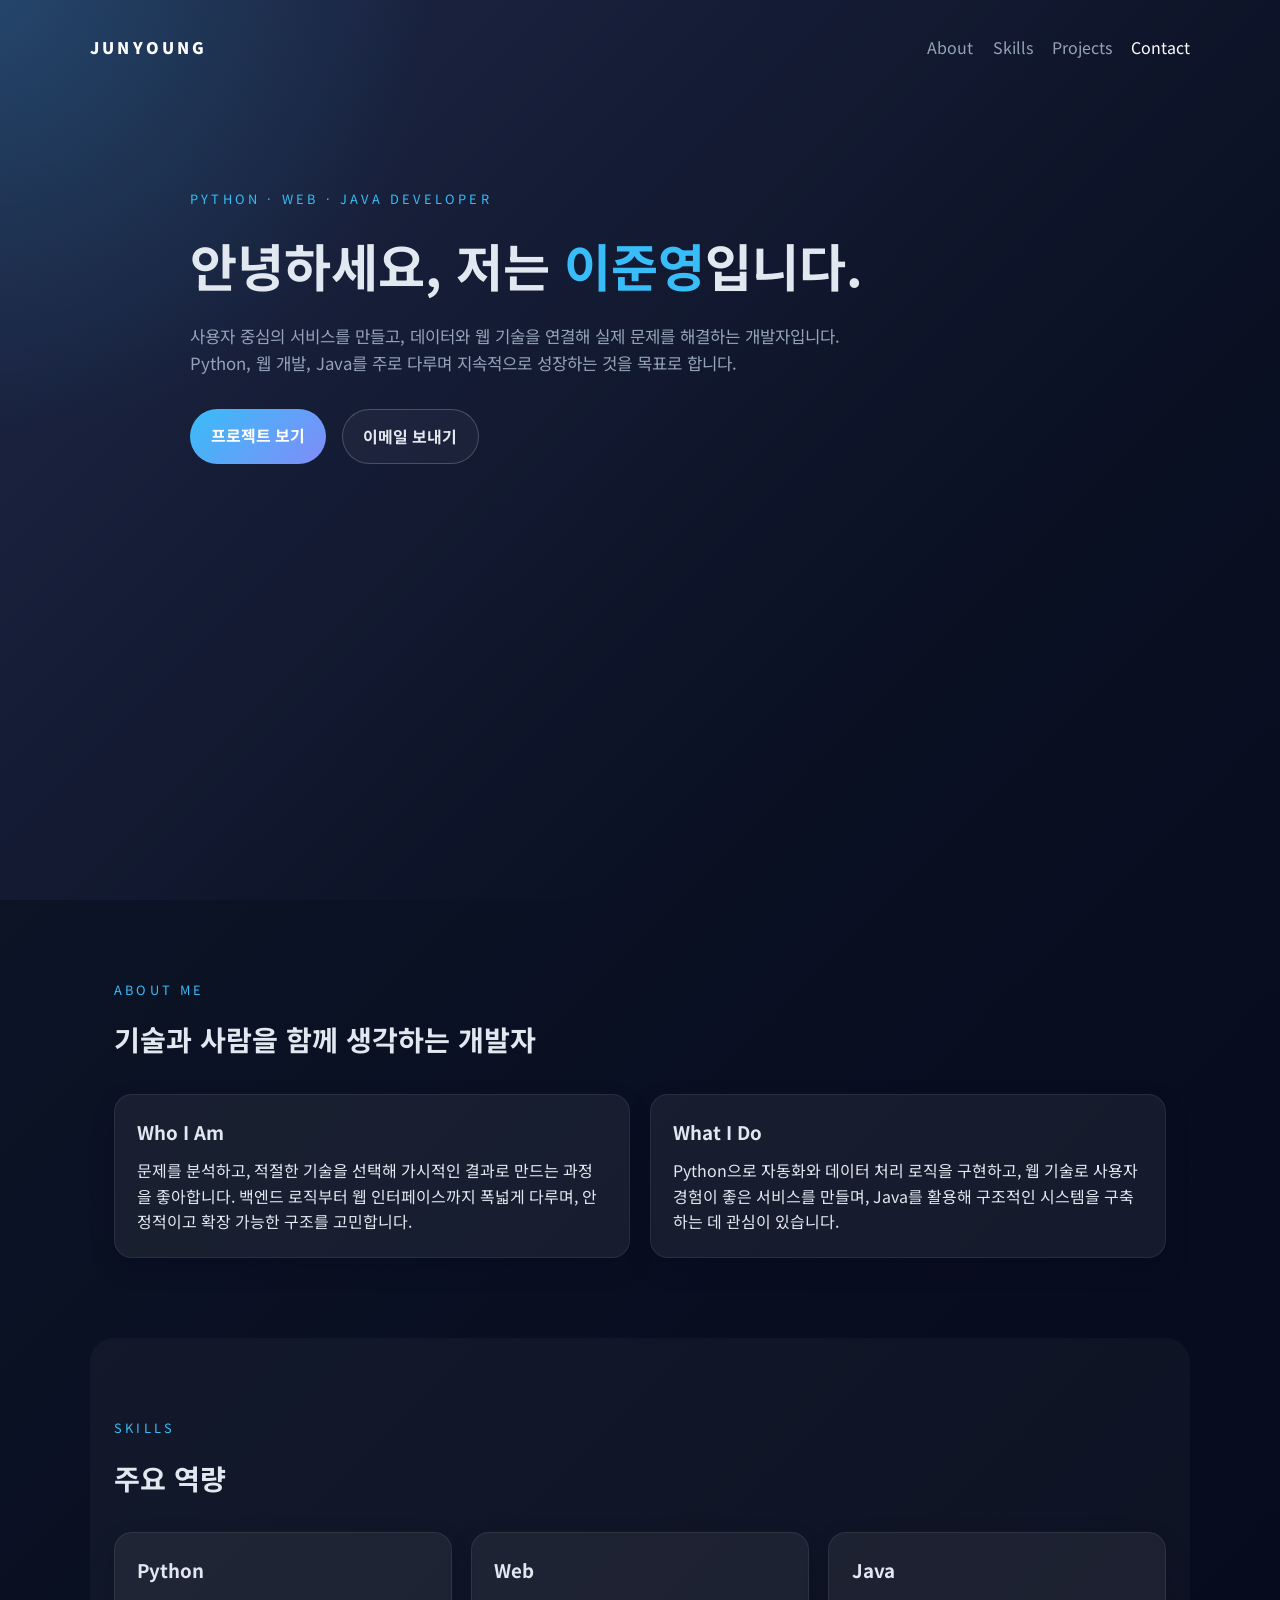
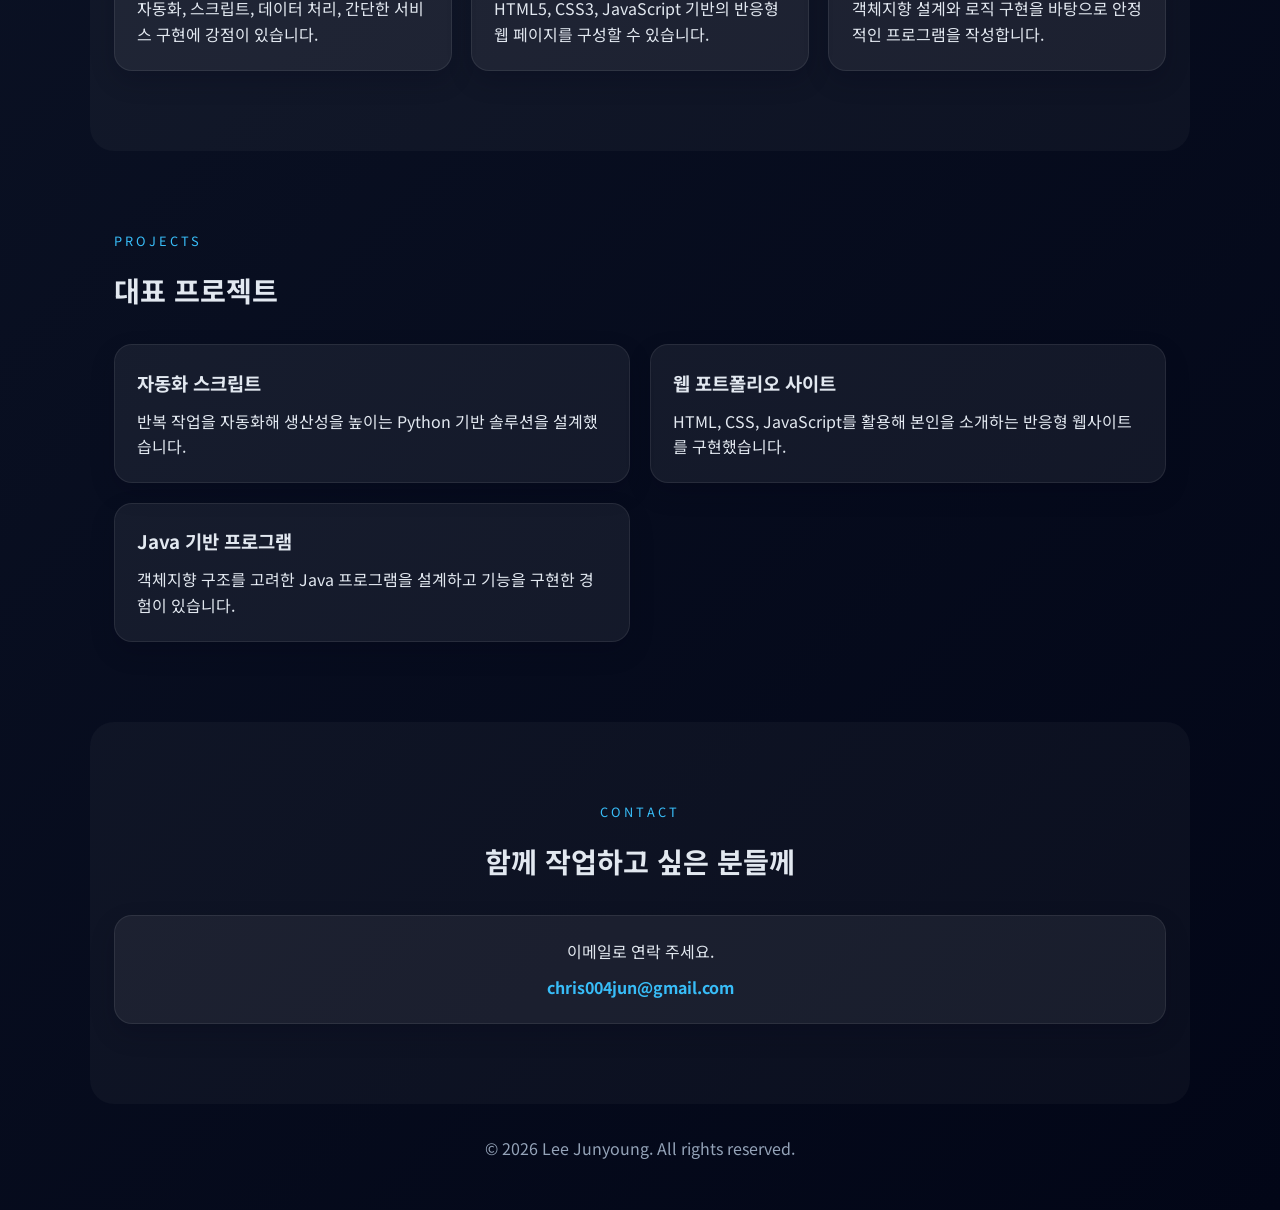
<file: DemoProfile/index.html>
<!DOCTYPE html>
<html lang="ko">
  <head>
    <meta charset="UTF-8" />
    <meta name="viewport" content="width=device-width, initial-scale=1.0" />
    <meta name="description" content="이준영의 개인 포트폴리오 웹사이트입니다." />
    <title>이준영 | 포트폴리오</title>
    <link rel="preconnect" href="https://fonts.googleapis.com" />
    <link rel="preconnect" href="https://fonts.gstatic.com" crossorigin />
    <link
      href="https://fonts.googleapis.com/css2?family=Noto+Sans+KR:wght@400;500;700;900&display=swap"
      rel="stylesheet"
    />
    <link rel="stylesheet" href="styles.css" />
  </head>
  <body>
    <header class="hero" id="home">
      <nav class="navbar">
        <a href="#home" class="logo">JUNYOUNG</a>
        <div class="nav-links">
          <a href="#about">About</a>
          <a href="#skills">Skills</a>
          <a href="#projects">Projects</a>
          <a href="#contact">Contact</a>
        </div>
      </nav>

      <section class="hero-content">
        <p class="eyebrow">Python · Web · Java Developer</p>
        <h1>안녕하세요, 저는 <span>이준영</span>입니다.</h1>
        <p class="hero-text">
          사용자 중심의 서비스를 만들고, 데이터와 웹 기술을 연결해 실제 문제를 해결하는 개발자입니다.
          Python, 웹 개발, Java를 주로 다루며 지속적으로 성장하는 것을 목표로 합니다.
        </p>
        <div class="cta-group">
          <a href="#projects" class="btn primary">프로젝트 보기</a>
          <a href="mailto:chris004jun@gmail.com" class="btn secondary">이메일 보내기</a>
        </div>
      </section>
    </header>

    <main>
      <section id="about" class="section">
        <div class="section-title">
          <p class="eyebrow">About Me</p>
          <h2>기술과 사람을 함께 생각하는 개발자</h2>
        </div>
        <div class="about-grid">
          <div class="card">
            <h3>Who I Am</h3>
            <p>
              문제를 분석하고, 적절한 기술을 선택해 가시적인 결과로 만드는 과정을 좋아합니다.
              백엔드 로직부터 웹 인터페이스까지 폭넓게 다루며, 안정적이고 확장 가능한 구조를 고민합니다.
            </p>
          </div>
          <div class="card">
            <h3>What I Do</h3>
            <p>
              Python으로 자동화와 데이터 처리 로직을 구현하고, 웹 기술로 사용자 경험이 좋은 서비스를 만들며,
              Java를 활용해 구조적인 시스템을 구축하는 데 관심이 있습니다.
            </p>
          </div>
        </div>
      </section>

      <section id="skills" class="section alt-section">
        <div class="section-title">
          <p class="eyebrow">Skills</p>
          <h2>주요 역량</h2>
        </div>
        <div class="skills-grid">
          <div class="skill-item">
            <h3>Python</h3>
            <p>자동화, 스크립트, 데이터 처리, 간단한 서비스 구현에 강점이 있습니다.</p>
          </div>
          <div class="skill-item">
            <h3>Web</h3>
            <p>HTML5, CSS3, JavaScript 기반의 반응형 웹 페이지를 구성할 수 있습니다.</p>
          </div>
          <div class="skill-item">
            <h3>Java</h3>
            <p>객체지향 설계와 로직 구현을 바탕으로 안정적인 프로그램을 작성합니다.</p>
          </div>
        </div>
      </section>

      <section id="projects" class="section">
        <div class="section-title">
          <p class="eyebrow">Projects</p>
          <h2>대표 프로젝트</h2>
        </div>
        <div class="project-grid">
          <article class="project-card">
            <h3>자동화 스크립트</h3>
            <p>반복 작업을 자동화해 생산성을 높이는 Python 기반 솔루션을 설계했습니다.</p>
          </article>
          <article class="project-card">
            <h3>웹 포트폴리오 사이트</h3>
            <p>HTML, CSS, JavaScript를 활용해 본인을 소개하는 반응형 웹사이트를 구현했습니다.</p>
          </article>
          <article class="project-card">
            <h3>Java 기반 프로그램</h3>
            <p>객체지향 구조를 고려한 Java 프로그램을 설계하고 기능을 구현한 경험이 있습니다.</p>
          </article>
        </div>
      </section>

      <section id="contact" class="section alt-section contact-section">
        <div class="section-title">
          <p class="eyebrow">Contact</p>
          <h2>함께 작업하고 싶은 분들께</h2>
        </div>
        <div class="contact-card">
          <p>이메일로 연락 주세요.</p>
          <a href="mailto:chris004jun@gmail.com">chris004jun@gmail.com</a>
        </div>
      </section>
    </main>

    <footer>
      <p>© <span id="year"></span> Lee Junyoung. All rights reserved.</p>
    </footer>

    <script src="script.js"></script>
  </body>
</html>
</file>
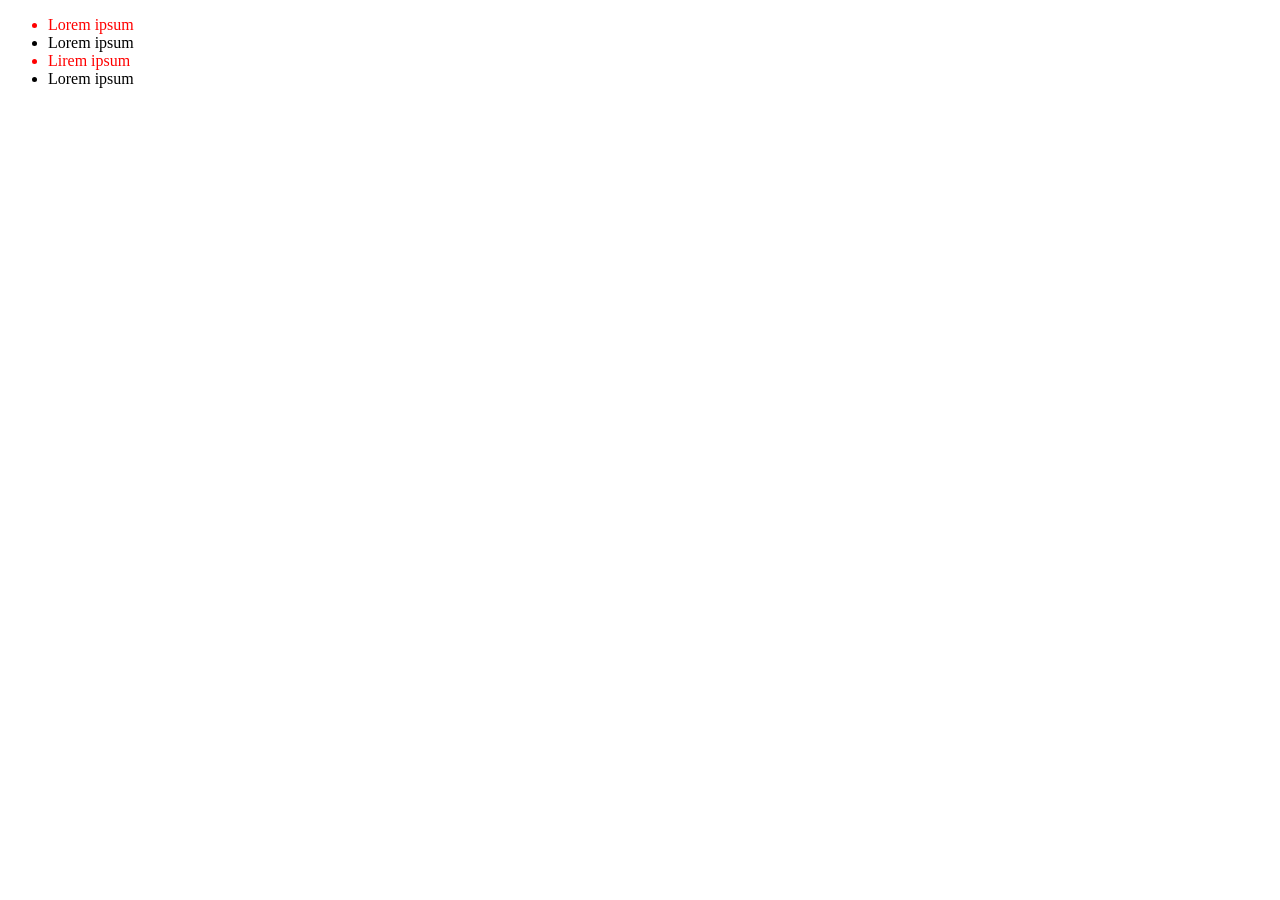
<file: Chap09_Selector.html>
﻿<!DOCTYPE html>
<html xmlns="http://www.w3.org/1999/xhtml">
<head>
<meta http-equiv="Content-Type" content="text/html; charset=utf-8"/>
    <title></title>
    <style>
        /* class 속성으로 select를 가지는 태그의 color속성을  red로 지정한다 */
        .select {
            color: red;
        } 
    </style>
</head>
<body>
    <ul>
        <li class="select">Lorem ipsum</li>
        <li>Lorem ipsum</li>
        <li class="select">Lirem ipsum</li>
        <li>Lorem ipsum</li>
    </ul>
</body>
</html>
</file>
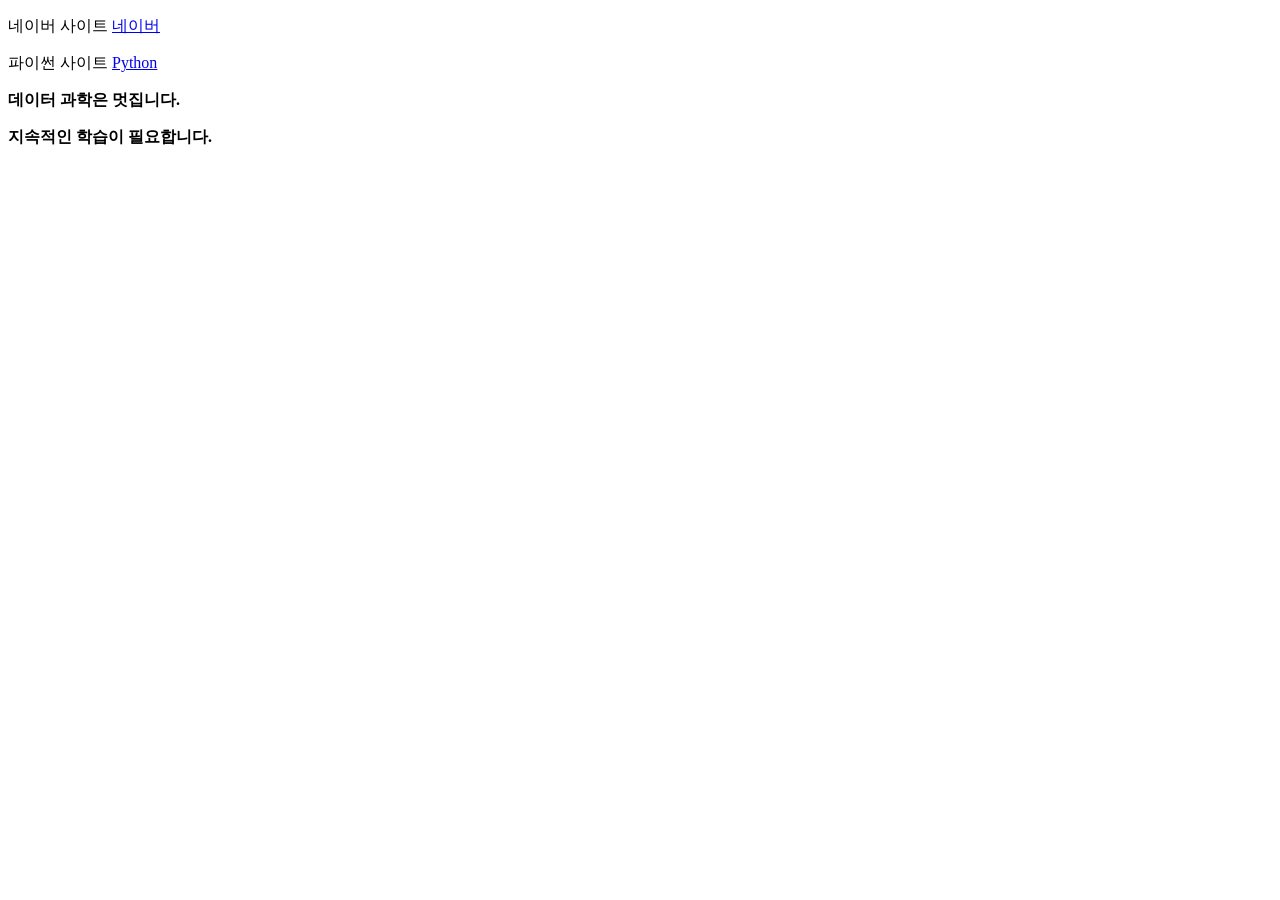
<file: Chap09_test.html>
<!DOCTYPE html>
<html>
    <head>
        <title>
            아주 쉬운 HTML문서 샘플입니다.
        </title>
    </head>
    <body>
        <div>
            <p class="inner-text" id="first">
                네이버 사이트
                <a href="http://www.naver.com" id="credu">
                네이버
                </a>
            </p>
            <p class="inner-text">
                파이썬 사이트
                <a href="https://www.python.org" id="python">
                Python 
                </a>
            </p>
        </div>
        <p class="outer-text" id="second">
            <b>
                데이터 과학은 멋집니다.
            </b>
        </p>
        <p class="outer-text">
            <b>
                지속적인 학습이 필요합니다. 
            </b>
        </p>
    </body>
</html>
</file>
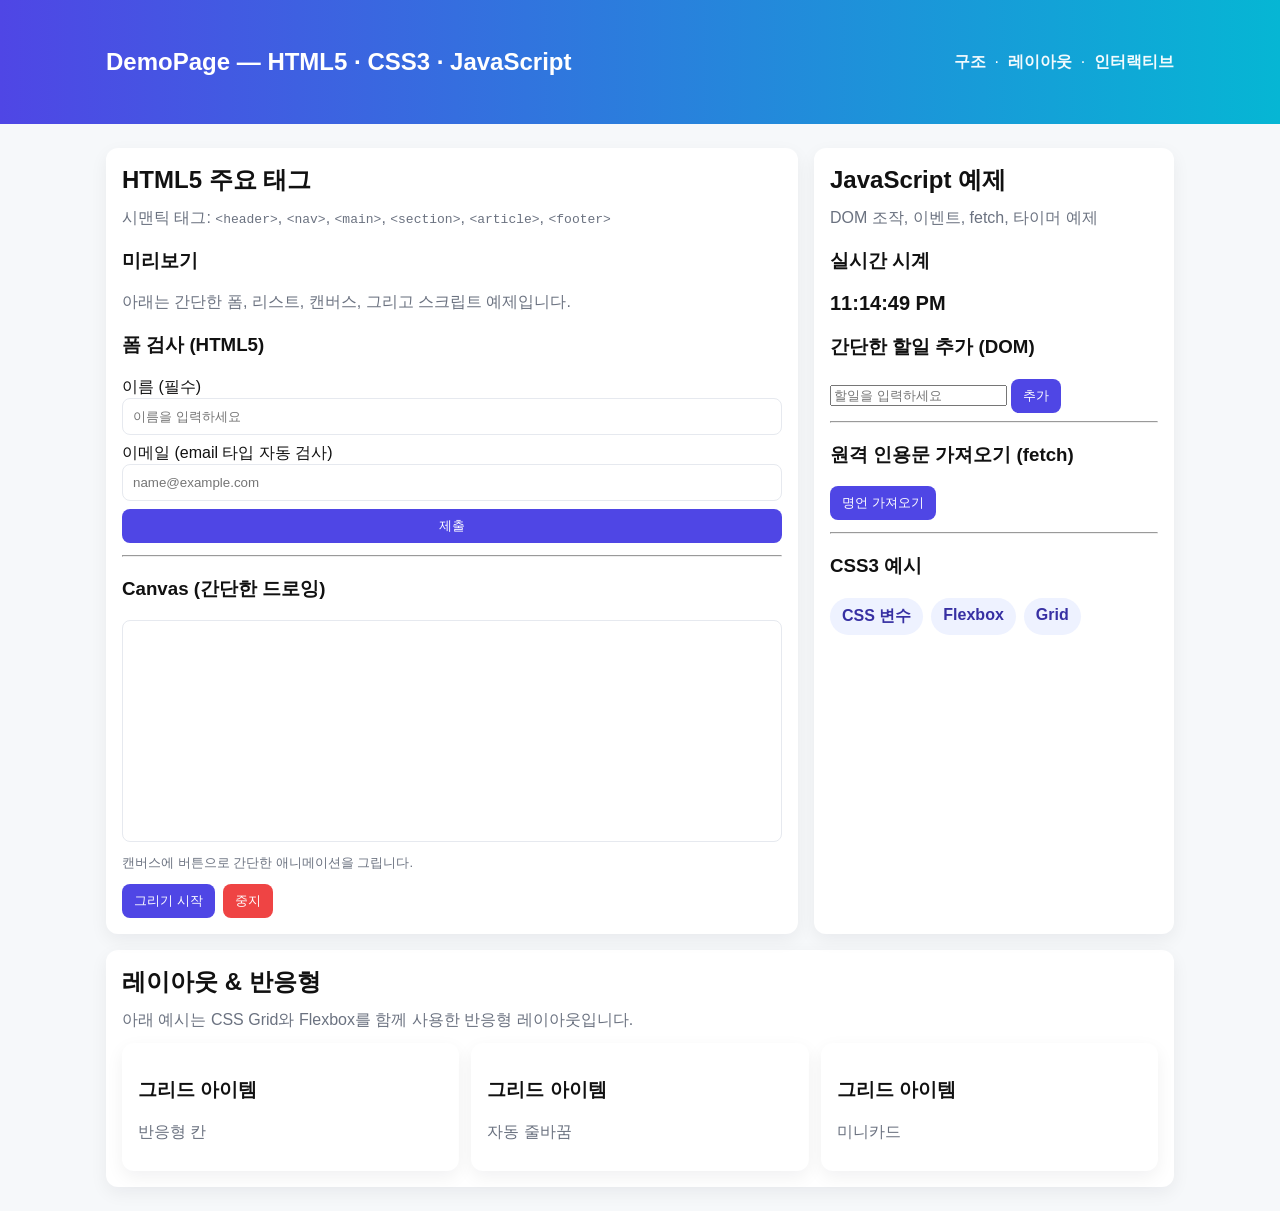
<file: DemoPage.html>
<!doctype html>
<html lang="ko">
<head>
  <meta charset="utf-8">
  <meta name="viewport" content="width=device-width, initial-scale=1">
  <title>DemoPage — HTML5 / CSS3 / JavaScript 연습</title>
  <style>
    /* 기본 리셋 */
    :root{
      --bg:#f6f8fa;
      --card:#ffffff;
      --accent:#4f46e5;
      --muted:#6b7280;
      --radius:12px;
      --gap:16px;
    }
    *{box-sizing:border-box}
    body{font-family:Inter,Segoe UI,Arial,sans-serif;margin:0;background:var(--bg);color:#111}

    header{background:linear-gradient(90deg,var(--accent),#06b6d4);color:white;padding:24px}
    .container{max-width:1100px;margin:24px auto;padding:0 16px}

    /* 레이아웃: 그리드 */
    .grid{display:grid;grid-template-columns:1fr 360px;gap:var(--gap)}

    /* 카드 스타일 */
    .card{background:var(--card);border-radius:var(--radius);padding:16px;box-shadow:0 6px 18px rgba(15,23,42,0.06)}

    nav{display:flex;gap:12px;align-items:center}
    nav a{color:rgba(255,255,255,0.95);text-decoration:none;font-weight:600}

    /* 유틸 */
    h2{margin:0 0 12px}
    p{margin:0 0 12px;color:var(--muted)}

    /* Flexbox 예제 */
    .flex-demo{display:flex;gap:8px;flex-wrap:wrap}
    .chip{background:#eef2ff;color:#3730a3;padding:8px 12px;border-radius:999px;font-weight:600}

    /* 폼 스타일 */
    form input, form button{width:100%;padding:10px;border-radius:8px;border:1px solid #e6e9ef}
    form .row{display:flex;gap:8px}

    /* 버튼 */
    .btn{background:var(--accent);color:white;padding:8px 12px;border-radius:8px;border:none;cursor:pointer}
    .btn:active{transform:translateY(1px)}

    /* 애니메이션 */
    .pulse{animation:pulse 2s infinite}
    @keyframes pulse{0%{transform:scale(1)}50%{transform:scale(1.03)}100%{transform:scale(1)}}

    /* 반응형 */
    @media (max-width:900px){
      .grid{grid-template-columns:1fr}
    }
  </style>
</head>
<body>
  <header>
    <div class="container">
      <nav>
        <h1 style="margin:0;flex:1">DemoPage — HTML5 · CSS3 · JavaScript</h1>
        <div>
          <a href="#structure">구조</a>
          &nbsp;·&nbsp;
          <a href="#layout">레이아웃</a>
          &nbsp;·&nbsp;
          <a href="#interactive">인터랙티브</a>
        </div>
      </nav>
    </div>
  </header>

  <main class="container">
    <div class="grid">
      <section class="card" id="structure">
        <h2>HTML5 주요 태그</h2>
        <p>시맨틱 태그: <code>&lt;header&gt;</code>, <code>&lt;nav&gt;</code>, <code>&lt;main&gt;</code>, <code>&lt;section&gt;</code>, <code>&lt;article&gt;</code>, <code>&lt;footer&gt;</code></p>

        <h3>미리보기</h3>
        <p>아래는 간단한 폼, 리스트, 캔버스, 그리고 스크립트 예제입니다.</p>

        <h3>폼 검사 (HTML5)</h3>
        <form id="demoForm">
          <label>이름 (필수)</label>
          <input type="text" id="name" placeholder="이름을 입력하세요" required>
          <div style="height:8px"></div>
          <label>이메일 (email 타입 자동 검사)</label>
          <input type="email" id="email" placeholder="name@example.com" required>
          <div style="height:8px"></div>
          <button class="btn" type="submit">제출</button>
        </form>
        <p id="formMsg" style="color:green;margin-top:8px"></p>

        <hr>
        <h3>Canvas (간단한 드로잉)</h3>
        <canvas id="myCanvas" width="480" height="160" style="width:100%;border-radius:8px;border:1px solid #e6e9ef"></canvas>
        <p style="font-size:13px;color:var(--muted);margin-top:8px">캔버스에 버튼으로 간단한 애니메이션을 그립니다.</p>
        <div style="display:flex;gap:8px;margin-top:8px">
          <button class="btn" id="drawBtn">그리기 시작</button>
          <button class="btn" id="stopBtn" style="background:#ef4444">중지</button>
        </div>
      </section>

      <aside class="card" id="interactive">
        <h2>JavaScript 예제</h2>
        <p>DOM 조작, 이벤트, fetch, 타이머 예제</p>

        <h3>실시간 시계</h3>
        <div id="clock" style="font-size:20px;font-weight:700;margin-bottom:8px">--:--:--</div>

        <h3>간단한 할일 추가 (DOM)</h3>
        <div class="row" style="margin-bottom:8px">
          <input id="todoInput" placeholder="할일을 입력하세요">
          <button class="btn" id="addTodo">추가</button>
        </div>
        <ul id="todoList" style="padding-left:18px;margin:0"></ul>

        <hr>
        <h3>원격 인용문 가져오기 (fetch)</h3>
        <button class="btn" id="getQuote">명언 가져오기</button>
        <p id="quote" style="margin-top:8px;color:var(--muted)"></p>

        <hr>
        <h3>CSS3 예시</h3>
        <div class="flex-demo">
          <div class="chip pulse">CSS 변수</div>
          <div class="chip">Flexbox</div>
          <div class="chip">Grid</div>
        </div>
      </aside>
    </div>

    <section class="card" id="layout" style="margin-top:16px">
      <h2>레이아웃 & 반응형</h2>
      <p>아래 예시는 CSS Grid와 Flexbox를 함께 사용한 반응형 레이아웃입니다.</p>
      <div style="display:grid;grid-template-columns:repeat(auto-fit,minmax(220px,1fr));gap:12px;margin-top:12px">
        <div class="card">
          <h3>그리드 아이템</h3>
          <p style="color:var(--muted)">반응형 칸</p>
        </div>
        <div class="card">
          <h3>그리드 아이템</h3>
          <p style="color:var(--muted)">자동 줄바꿈</p>
        </div>
        <div class="card">
          <h3>그리드 아이템</h3>
          <p style="color:var(--muted)">미니카드</p>
        </div>
      </div>
    </section>
  </main>

  <script>
    // 폼 제출 처리 (HTML5 유효성 검사 이용)
    const demoForm = document.getElementById('demoForm');
    const formMsg = document.getElementById('formMsg');
    demoForm.addEventListener('submit', e=>{
      e.preventDefault();
      if (!demoForm.reportValidity()) return;
      const name = document.getElementById('name').value;
      formMsg.textContent = `${name}님, 폼이 정상적으로 제출되었습니다.`;
      setTimeout(()=>formMsg.textContent='',3000);
      demoForm.reset();
    });

    // 시계
    function updateClock(){
      const el = document.getElementById('clock');
      const now = new Date();
      el.textContent = now.toLocaleTimeString();
    }
    setInterval(updateClock,1000);
    updateClock();

    // 간단한 할일 추가
    const todoInput = document.getElementById('todoInput');
    const addTodo = document.getElementById('addTodo');
    const todoList = document.getElementById('todoList');
    addTodo.addEventListener('click',()=>{
      const v = todoInput.value.trim();
      if(!v) return; 
      const li = document.createElement('li');
      li.textContent = v;
      li.style.cursor = 'pointer';
      li.addEventListener('click',()=> li.style.textDecoration = 'line-through');
      todoList.appendChild(li);
      todoInput.value = '';
    });

    // fetch 예제: 공용 인용문 API 사용
    document.getElementById('getQuote').addEventListener('click', async ()=>{
      const qEl = document.getElementById('quote');
      qEl.textContent = '로딩 중...';
      try{
        const res = await fetch('https://api.quotable.io/random');
        if(!res.ok) throw new Error('네트워크 오류');
        const data = await res.json();
        qEl.textContent = `"${data.content}" — ${data.author}`;
      }catch(err){
        qEl.textContent = '인용문을 가져오지 못했습니다.';
      }
    });

    // Canvas 애니메이션
    const canvas = document.getElementById('myCanvas');
    const ctx = canvas.getContext('2d');
    let animId=null;let x=0;let dir=1;
    function draw(){
      ctx.clearRect(0,0,canvas.width,canvas.height);
      ctx.fillStyle = '#4f46e5';
      ctx.beginPath();
      ctx.arc(60 + x,80,24,0,Math.PI*2);
      ctx.fill();
      x += dir*2; if(x>320 || x<0) dir *= -1;
      animId = requestAnimationFrame(draw);
    }
    document.getElementById('drawBtn').addEventListener('click',()=>{ if(!animId) draw(); });
    document.getElementById('stopBtn').addEventListener('click',()=>{ if(animId) { cancelAnimationFrame(animId); animId=null; } });

    // 페이지 로드 간단 안내
    console.log('DemoPage ready — HTML5/CSS3/JS 연습 파일입니다.');
  </script>
</body>
</html>
</file>
<file: DemoProfile/styles.css>
:root {
  --bg: #0f172a;
  --surface: #111c33;
  --surface-2: #1e293b;
  --text: #e2e8f0;
  --muted: #94a3b8;
  --accent: #38bdf8;
  --accent-2: #818cf8;
}

* {
  box-sizing: border-box;
  margin: 0;
  padding: 0;
}

html {
  scroll-behavior: smooth;
}

body {
  font-family: "Noto Sans KR", sans-serif;
  background: linear-gradient(135deg, var(--bg), #020617);
  color: var(--text);
  line-height: 1.6;
}

img {
  max-width: 100%;
  display: block;
}

a {
  color: inherit;
  text-decoration: none;
}

.hero {
  min-height: 100vh;
  padding: 1.2rem 1.5rem 4rem;
  background: radial-gradient(circle at top left, rgba(56, 189, 248, 0.2), transparent 28%),
    linear-gradient(135deg, rgba(129, 140, 248, 0.14), transparent 70%);
}

.navbar {
  max-width: 1100px;
  margin: 0 auto;
  display: flex;
  justify-content: space-between;
  align-items: center;
  padding: 1rem 0;
}

.logo {
  font-weight: 900;
  letter-spacing: 0.2em;
  color: white;
}

.nav-links {
  display: flex;
  gap: 1.2rem;
  color: var(--muted);
}

.nav-links a:hover,
.nav-links a.active {
  color: white;
}

.hero-content {
  max-width: 900px;
  margin: 5rem auto 0;
  padding: 2rem 0;
}

.eyebrow {
  color: var(--accent);
  text-transform: uppercase;
  letter-spacing: 0.25em;
  font-size: 0.8rem;
  margin-bottom: 1rem;
}

.hero h1 {
  font-size: clamp(2rem, 4vw, 3.4rem);
  margin-bottom: 1rem;
}

.hero h1 span {
  color: var(--accent);
}

.hero-text {
  font-size: 1.05rem;
  color: var(--muted);
  max-width: 680px;
  margin-bottom: 2rem;
}

.cta-group {
  display: flex;
  flex-wrap: wrap;
  gap: 1rem;
}

.btn {
  display: inline-block;
  padding: 0.85rem 1.3rem;
  border-radius: 999px;
  font-weight: 700;
  transition: transform 0.2s ease, background 0.2s ease;
}

.btn:hover {
  transform: translateY(-2px);
}

.btn.primary {
  background: linear-gradient(135deg, var(--accent), var(--accent-2));
  color: white;
}

.btn.secondary {
  border: 1px solid rgba(255, 255, 255, 0.2);
  background: rgba(255, 255, 255, 0.04);
}

.section {
  max-width: 1100px;
  margin: 0 auto;
  padding: 5rem 1.5rem;
}

.alt-section {
  background: rgba(255, 255, 255, 0.03);
  border-radius: 24px;
}

.section-title {
  margin-bottom: 2rem;
}

.section-title h2 {
  font-size: clamp(1.5rem, 2.2vw, 2rem);
}

.about-grid,
.skills-grid,
.project-grid {
  display: grid;
  gap: 1.2rem;
}

.about-grid,
.project-grid {
  grid-template-columns: repeat(2, minmax(0, 1fr));
}

.skills-grid {
  grid-template-columns: repeat(3, minmax(0, 1fr));
}

.card,
.skill-item,
.project-card,
.contact-card {
  background: rgba(255, 255, 255, 0.06);
  border: 1px solid rgba(255, 255, 255, 0.08);
  border-radius: 18px;
  padding: 1.4rem;
  box-shadow: 0 10px 25px rgba(2, 6, 23, 0.2);
}

.card h3,
.skill-item h3,
.project-card h3 {
  margin-bottom: 0.7rem;
}

.contact-section {
  text-align: center;
}

.contact-card a {
  color: var(--accent);
  font-weight: 700;
  display: inline-block;
  margin-top: 0.7rem;
}

footer {
  text-align: center;
  padding: 2rem 1rem 3rem;
  color: var(--muted);
}

@media (max-width: 760px) {
  .nav-links {
    gap: 0.7rem;
    font-size: 0.9rem;
  }

  .about-grid,
  .skills-grid,
  .project-grid {
    grid-template-columns: 1fr;
  }

  .hero {
    padding-bottom: 3rem;
  }
}
</file>
